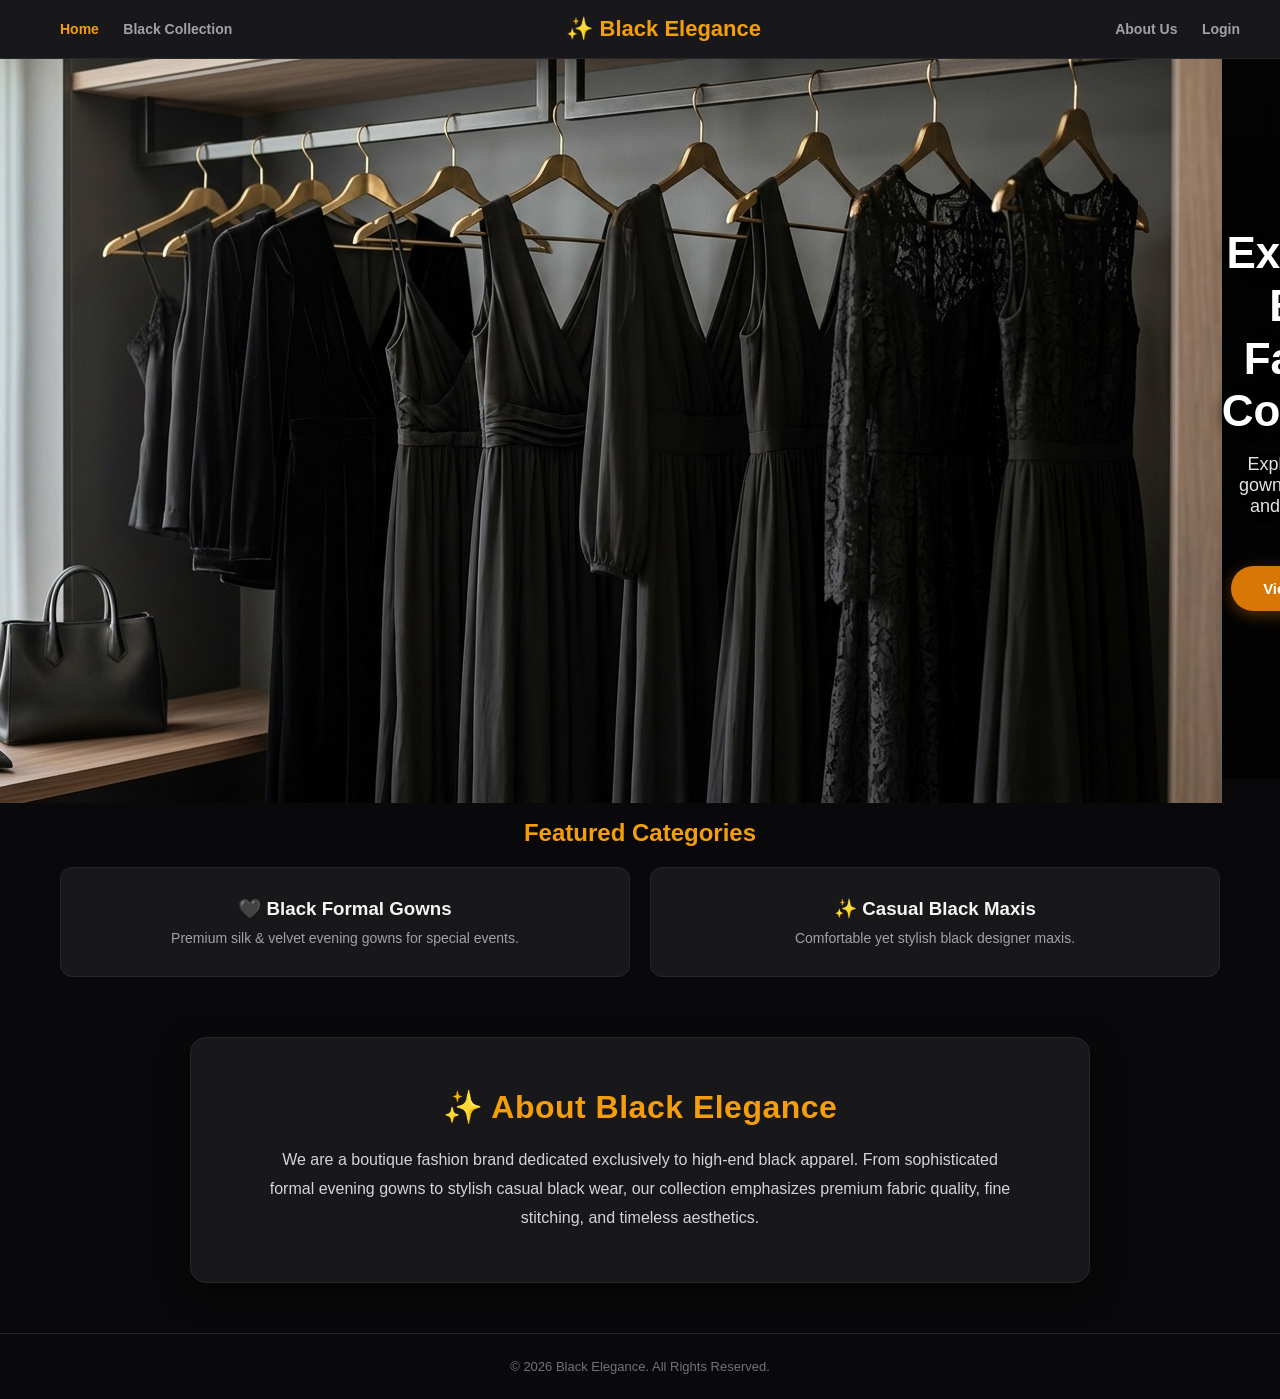
<file: index.html>
<!DOCTYPE html>
<html lang="en">
<head>
    <meta charset="UTF-8">
    <meta name="viewport" content="width=device-width, initial-scale=1.0">
    <title>Black Elegance - Luxury Black Dresses</title>
    <link rel="stylesheet" href="style.css">
</head>
<body>

    <header>
        <nav class="nav-left">
            <a href="index.html" class="active">Home</a>
            <a href="shop.html">Black Collection</a>
        </nav>

        <div class="logo">
            ✨ Black Elegance
        </div>

        <nav class="nav-right">
            <a href="#about-us">About Us</a>
            <a href="login.html" id="nav-login-btn">Login</a>
        </nav>
    </header>

 <section class="hero">
    <img src="hero.jpg" alt="Black Collection Hero" class="hero-bg-img">
    <div class="hero-content">
        <h1>Exclusive Black Fashion Collection</h1>
        <p>Explore luxury black gowns, elegant maxis, and chic party wear dresses.</p>
        <a href="shop.html" class="btn-primary">View Collection →</a>
    </div>
</section>

    <div class="container" style="text-align: center;">
        <h2 style="margin-bottom: 20px; color: #f59e0b;">Featured Categories</h2>
        <div style="display: grid; grid-template-columns: repeat(auto-fit, minmax(280px, 1fr)); gap: 20px;">
            <div style="background: #18181b; padding: 30px; border-radius: 12px; border: 1px solid #27272a;">
                <h3>🖤 Black Formal Gowns</h3>
                <p style="color: #a1a1aa; font-size: 14px; margin-top: 10px;">Premium silk & velvet evening gowns for special events.</p>
            </div>
            <div style="background: #18181b; padding: 30px; border-radius: 12px; border: 1px solid #27272a;">
                <h3>✨ Casual Black Maxis</h3>
                <p style="color: #a1a1aa; font-size: 14px; margin-top: 10px;">Comfortable yet stylish black designer maxis.</p>
            </div>
        </div>
    </div>

    <div class="container">
    <!-- Integrated About Us Card -->
    <section id="about-us" class="about-section">
        <div class="about-content">
            <h2>✨ About Black Elegance</h2>
            <p>
                We are a boutique fashion brand dedicated exclusively to high-end black apparel. From sophisticated formal evening gowns to stylish casual black wear, our collection emphasizes premium fabric quality, fine stitching, and timeless aesthetics.
            </p>
        </div>
    </section>
</div>
    <footer>
        <p>© 2026 Black Elegance. All Rights Reserved.</p>
    </footer>

    <script src="script.js"></script>
</body>
</html>
</file>
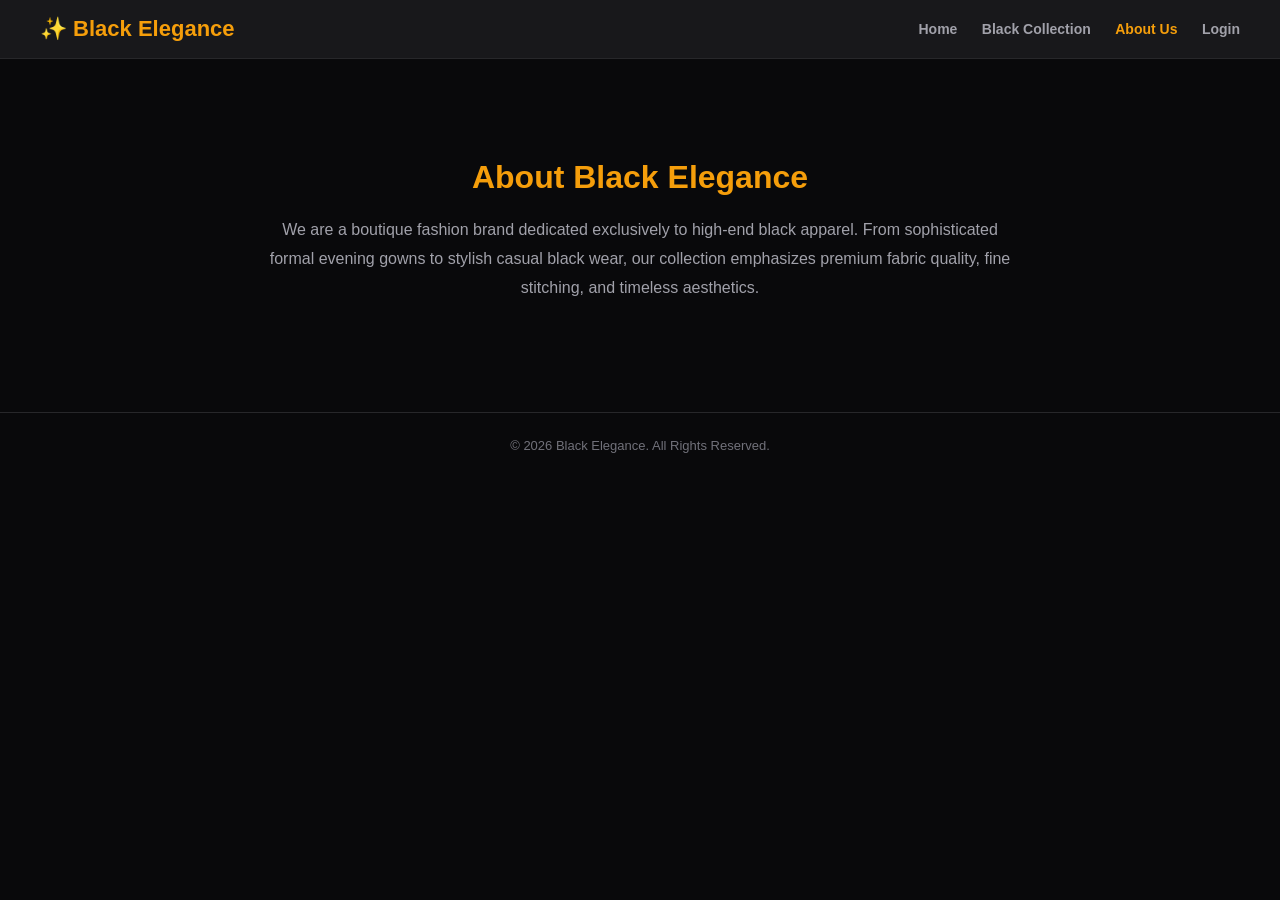
<file: about.html>
<!DOCTYPE html>
<html lang="en">
<head>
    <meta charset="UTF-8">
    <meta name="viewport" content="width=device-width, initial-scale=1.0">
    <title>About Us - Black Elegance</title>
    <link rel="stylesheet" href="style.css">
</head>
<body>

    <header>
        <div class="logo">✨ Black Elegance</div>
        <nav>
            <a href="index.html">Home</a>
            <a href="shop.html">Black Collection</a>
            <a href="about.html" class="active">About Us</a>
            <a href="login.html" id="nav-login-btn">Login</a>
        </nav>
    </header>

    <div class="container" style="max-width: 800px; text-align: center; padding: 60px 20px;">
        <h1 style="color: #f59e0b; margin-bottom: 20px;">About Black Elegance</h1>
        <p style="color: #a1a1aa; line-height: 1.8; font-size: 16px;">
            We are a boutique fashion brand dedicated exclusively to high-end black apparel. From sophisticated formal evening gowns to stylish casual black wear, our collection emphasizes premium fabric quality, fine stitching, and timeless aesthetics.
        </p>
    </div>

    <footer>
        <p>© 2026 Black Elegance. All Rights Reserved.</p>
    </footer>

    <script src="script.js"></script>
</body>
</html>
</file>
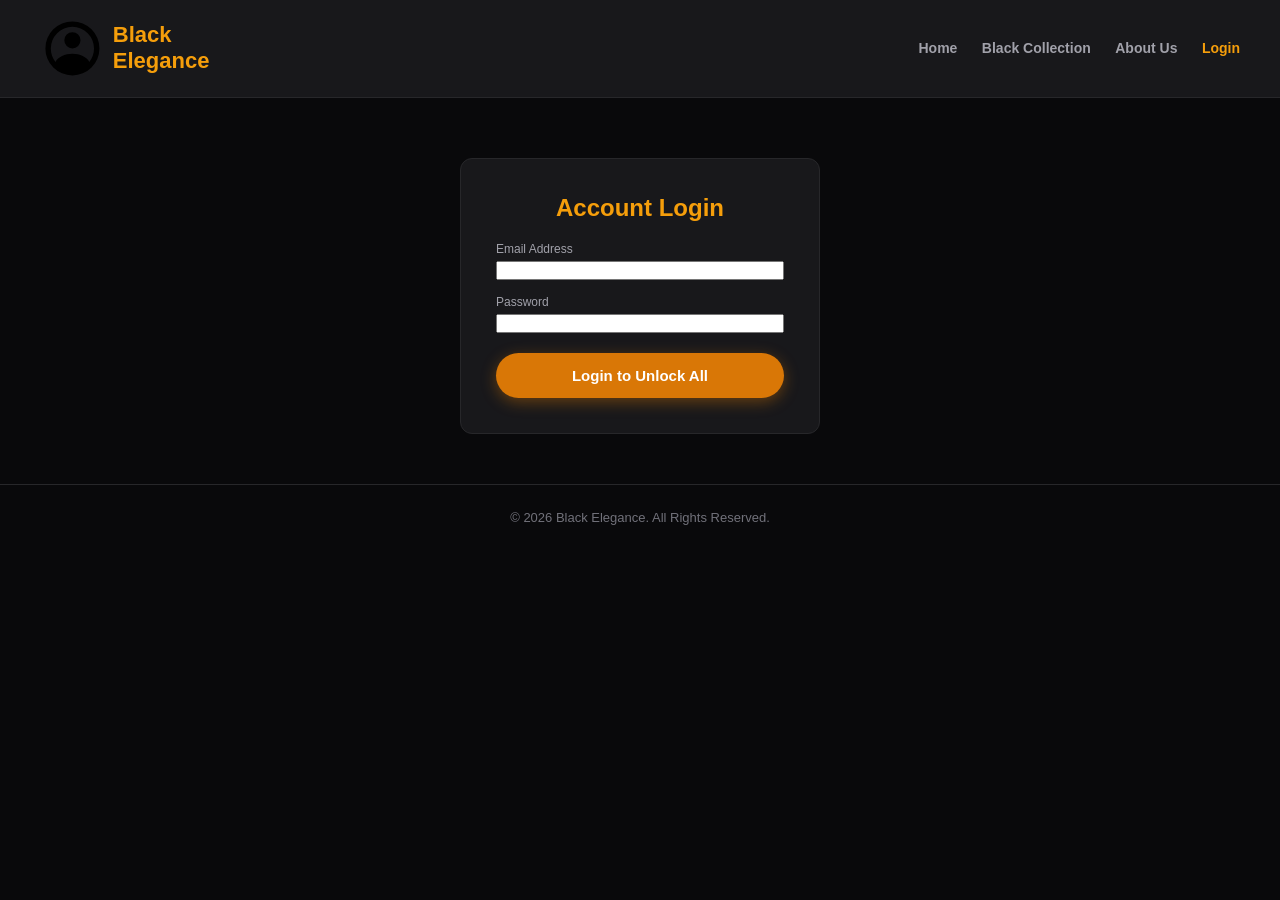
<file: login.html>
<!DOCTYPE html>
<html lang="en">
<head>
    <meta charset="UTF-8">
    <meta name="viewport" content="width=device-width, initial-scale=1.0">
    <title>Login - Black Elegance</title>
    <link rel="stylesheet" href="style.css">
</head>
<body>

    <header>
        <div class="logo">
            <svg class="girl-icon" viewBox="0 0 24 24">
                <path d="M12,2A10,10 0 0,0 2,12A10,10 0 0,0 12,22A10,10 0 0,0 22,12A10,10 0 0,0 12,2M12,4A8,8 0 0,1 20,12C20,13.88 19.35,15.61 18.26,17C17.3,15.22 14.8,14 12,14C9.2,14 6.7,15.22 5.74,17C4.65,15.61 4,13.88 4,12A8,8 0 0,1 12,4M12,6A3,3 0 0,0 9,9A3,3 0 0,0 12,12A3,3 0 0,0 15,9A3,3 0 0,0 12,6Z"/>
            </svg>
            Black Elegance
        </div>
        <nav>
            <a href="index.html">Home</a>
            <a href="shop.html">Black Collection</a>
            <a href="index.html#about-us">About Us</a>
            <a href="login.html" class="active">Login</a>
        </nav>
    </header>

    <div class="container" style="max-width: 400px; margin-top: 60px;">
        <div style="background: #18181b; padding: 35px; border-radius: 12px; border: 1px solid #27272a;">
            <h2 style="color: #f59e0b; margin-bottom: 20px; text-align: center;">Account Login</h2>
            <form onsubmit="handleLogin(event)">
                <div style="margin-bottom: 15px;">
                    <label style="display: block; font-size: 12px; margin-bottom: 5px; color: #a1a1aa;">Email Address</label>
                    <input type="email" required style="width: 100%;">
                </div>
                <div style="margin-bottom: 20px;">
                    <label style="display: block; font-size: 12px; margin-bottom: 5px; color: #a1a1aa;">Password</label>
                    <input type="password" required style="width: 100%;">
                </div>
                <button type="submit" class="btn-primary" style="width: 100%;">Login to Unlock All</button>
            </form>
        </div>
    </div>

    <footer>
        <p>© 2026 Black Elegance. All Rights Reserved.</p>
    </footer>

    <script src="script.js"></script>
    <script>
        function handleLogin(e) {
            e.preventDefault();
            localStorage.setItem('isLoggedIn', 'true');
            alert('Login successful! You can now view all items.');
            window.location.href = 'shop.html';
        }
    </script>
</body>
</html>
</file>
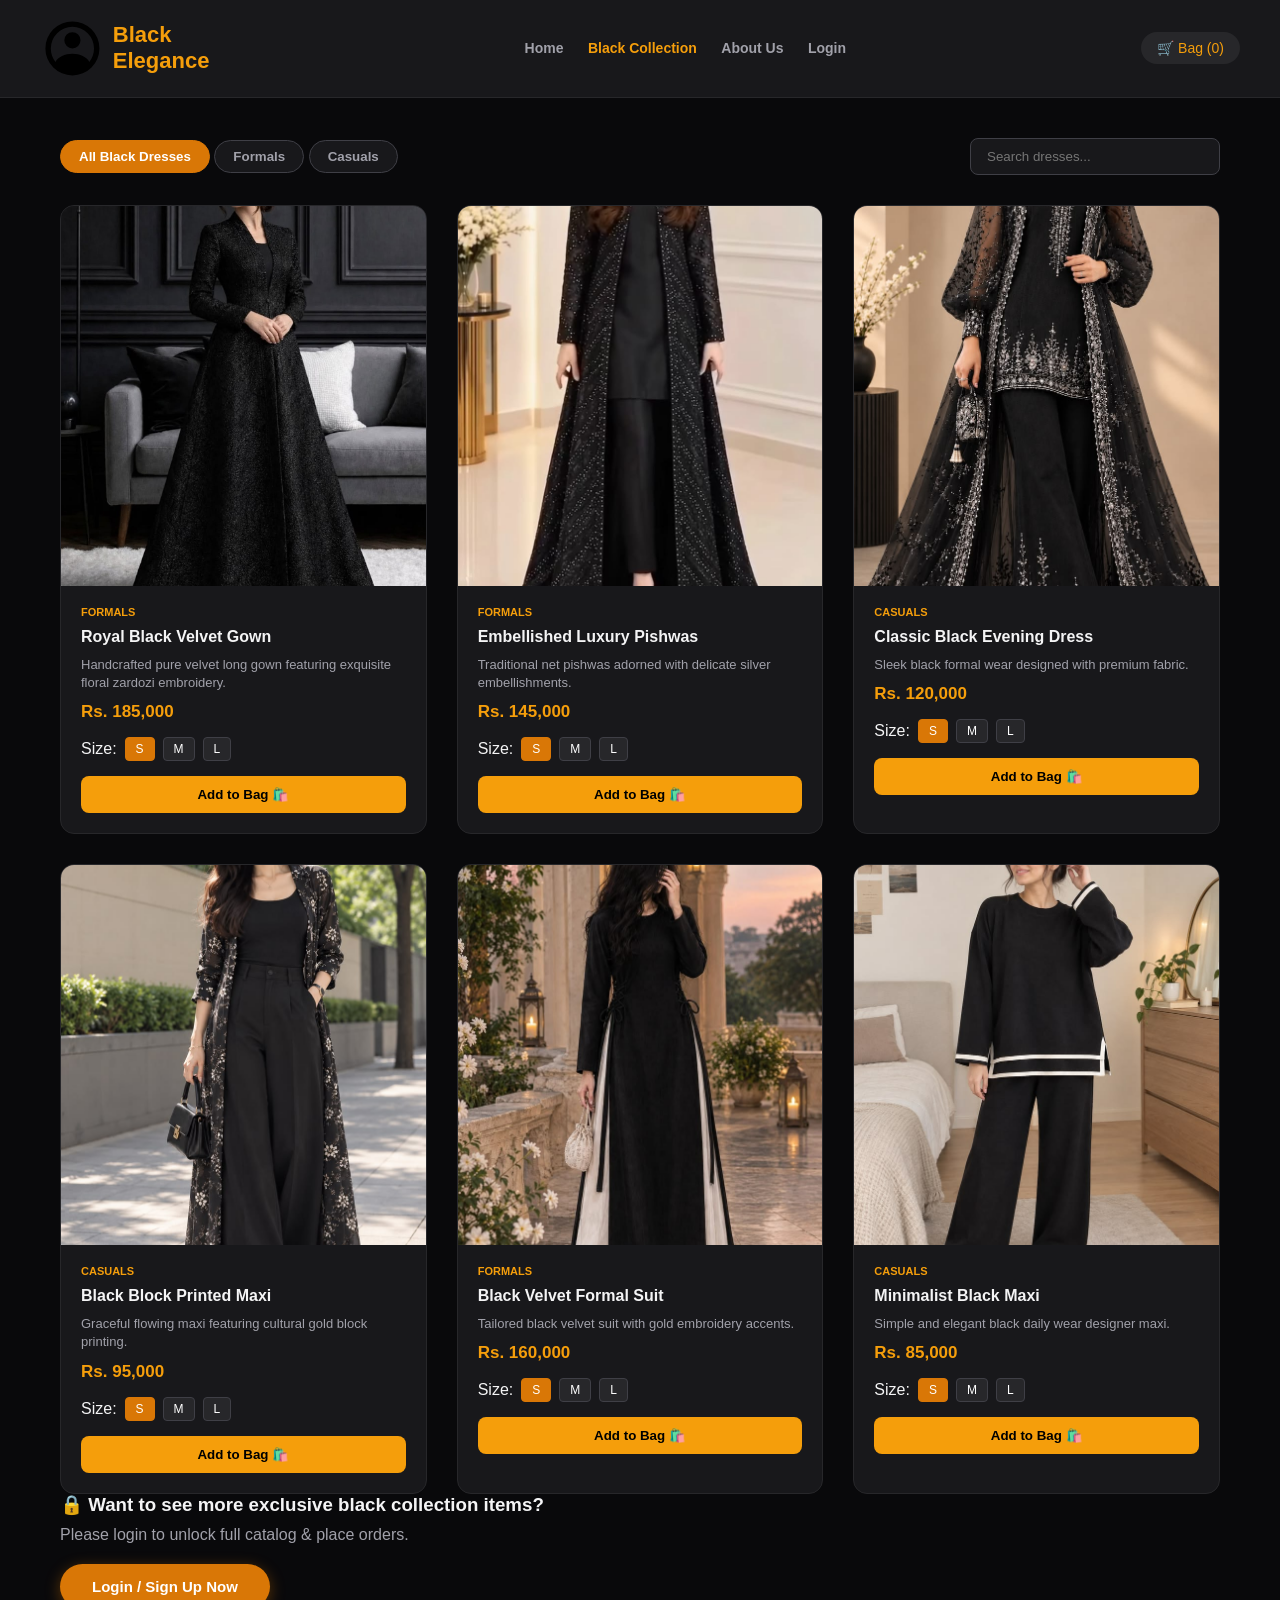
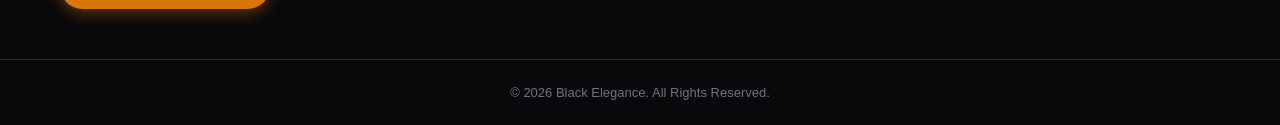
<file: shop.html>
<!DOCTYPE html>
<html lang="en">
<head>
    <meta charset="UTF-8">
    <meta name="viewport" content="width=device-width, initial-scale=1.0">
    <title>Shop Black Collection - Black Elegance</title>
    <link rel="stylesheet" href="style.css">
</head>
<body>

    <header>
        <div class="logo">
            <svg class="girl-icon" viewBox="0 0 24 24">
                <path d="M12,2A10,10 0 0,0 2,12A10,10 0 0,0 12,22A10,10 0 0,0 22,12A10,10 0 0,0 12,2M12,4A8,8 0 0,1 20,12C20,13.88 19.35,15.61 18.26,17C17.3,15.22 14.8,14 12,14C9.2,14 6.7,15.22 5.74,17C4.65,15.61 4,13.88 4,12A8,8 0 0,1 12,4M12,6A3,3 0 0,0 9,9A3,3 0 0,0 12,12A3,3 0 0,0 15,9A3,3 0 0,0 12,6Z"/>
            </svg>
            Black Elegance
        </div>
        <nav>
            <a href="index.html">Home</a>
            <a href="shop.html" class="active">Black Collection</a>
            <a href="index.html#about-us">About Us</a>
            <a href="login.html" id="nav-login-btn">Login</a>
        </nav>
        <div id="cart-badge" onclick="toggleCartModal()" style="background: #27272a; padding: 8px 16px; border-radius: 20px; font-size: 14px; cursor: pointer; color: #f59e0b;">
            🛒 Bag (<span id="cart-count">0</span>)
        </div>
    </header>

    <div class="container">
        <div class="controls">
            <div id="category-filters">
                <button class="filter-btn active" onclick="filterCategory('All', this)">All Black Dresses</button>
                <button class="filter-btn" onclick="filterCategory('Formals', this)">Formals</button>
                <button class="filter-btn" onclick="filterCategory('Casuals', this)">Casuals</button>
            </div>
            <input type="text" id="search-input" placeholder="Search dresses..." onkeyup="searchProducts()">
        </div>

        <div class="product-grid" id="product-grid"></div>

        <!-- Login Prompt Banner for Guest Users -->
        <div id="login-banner" class="login-banner">
            <h3>🔒 Want to see more exclusive black collection items?</h3>
            <p style="color: #a1a1aa; margin: 10px 0;">Please login to unlock full catalog & place orders.</p>
            <a href="login.html" class="btn-primary" style="display: inline-block; margin-top: 10px;">Login / Sign Up Now</a>
        </div>
    </div>

    <!-- Cart Modal -->
    <div id="cart-modal" class="modal-overlay">
        <div class="modal-content">
            <div style="display: flex; justify-content: space-between; align-items: center; margin-bottom: 20px;">
                <h2>Shopping Bag 🛍️</h2>
                <button onclick="toggleCartModal()" style="background: none; border: none; font-size: 20px; color: #fff; cursor: pointer;">✕</button>
            </div>
            <div id="cart-items-container"></div>
            <div style="margin-top: 20px; display: flex; justify-content: space-between; align-items: center;">
                <h3 id="cart-total-price" style="color: #f59e0b;">Total: Rs. 0</h3>
                <button onclick="alert('Order Placed Successfully!')" class="btn-primary">Checkout</button>
            </div>
        </div>
    </div>

    <footer>
        <p>© 2026 Black Elegance. All Rights Reserved.</p>
    </footer>

    <script src="script.js"></script>
</body>
</html>
</file>
<file: style.css>
* {
    margin: 0;
    padding: 0;
    box-sizing: border-box;
    font-family: 'Segoe UI', Tahoma, Geneva, Verdana, sans-serif;
}

body {
    background: #09090b;
    color: #f4f4f5;
}

/* Header Styling */
header {
    background: #18181b;
    border-bottom: 1px solid #27272a;
    padding: 16px 40px;
    display: flex;
    justify-content: space-between;
    align-items: center;
    position: sticky;
    top: 0;
    z-index: 100;
}

.logo {
    font-size: 22px;
    font-weight: 800;
    color: #f59e0b;
    display: flex;
    align-items: center;
    gap: 8px;
}

nav a {
    text-decoration: none;
    color: #a1a1aa;
    font-weight: 600;
    font-size: 14px;
    margin-left: 20px;
    transition: color 0.2s;
}

nav a:hover, nav a.active {
    color: #f59e0b;
}
/* Hero Section with Direct High-Quality Online Closet Image */
.hero {
    position: relative;
    width: 100%;
    height: 80vh;
    background: linear-gradient(rgba(0, 0, 0, 0.65), rgba(0, 0, 0, 0.75)), 
                url('https://images.unsplash.com/photo-1558769132-cb1aea458c5e?q=80&w=1600&auto=format&fit=crop') center/cover no-repeat;
    display: flex;
    align-items: center;
    justify-content: center;
    text-align: center;
    color: #ffffff;
    padding: 80px 20px;
}

.hero-content {
    max-width: 800px;
    margin: 0 auto;
    z-index: 2;
    display: flex;
    flex-direction: column;
    align-items: center;
    justify-content: center;
}

.hero-content h1 {
    font-size: 44px;
    font-weight: 800;
    color: #ffffff !important;
    margin-bottom: 16px;
    line-height: 1.2;
    text-shadow: 0 4px 15px rgba(0, 0, 0, 0.9);
}

.hero-content p {
    color: #e4e4e7 !important;
    margin-bottom: 28px;
    font-size: 18px;
    text-shadow: 0 2px 10px rgba(0, 0, 0, 0.9);
}

.btn-primary {
    background: #d97706;
    color: #ffffff !important;
    padding: 14px 32px;
    border-radius: 30px;
    text-decoration: none;
    font-weight: 700;
    font-size: 15px;
    border: none;
    cursor: pointer;
    display: inline-block;
    transition: background 0.3s ease;
    box-shadow: 0 4px 15px rgba(217, 119, 6, 0.4);
}

.btn-primary:hover {
    background: #b45309;
}
/* Layout Container */
.container {
    max-width: 1200px;
    margin: 40px auto;
    padding: 0 20px;
}

.controls {
    display: flex;
    justify-content: space-between;
    align-items: center;
    margin-bottom: 30px;
    flex-wrap: wrap;
    gap: 15px;
}

.filter-btn {
    padding: 8px 18px;
    border-radius: 20px;
    border: 1px solid #3f3f46;
    background: #18181b;
    color: #a1a1aa;
    cursor: pointer;
    font-weight: 600;
}

.filter-btn.active, .filter-btn:hover {
    background: #d97706;
    color: #fff;
    border-color: #d97706;
}

input[type="text"] {
    padding: 10px 16px;
    border-radius: 8px;
    border: 1px solid #3f3f46;
    background: #18181b;
    color: #fff;
    outline: none;
    width: 250px;
}

/* Perfect Product Grid */
.product-grid {
    display: grid;
    grid-template-columns: repeat(auto-fill, minmax(280px, 1fr));
    gap: 30px;
    width: 100%;
}

/* Product Card Fixes */
.product-card {
    background: #18181b;
    border-radius: 14px;
    overflow: hidden;
    border: 1px solid #27272a;
    display: flex;
    flex-direction: column;
    transition: transform 0.3s ease;
    width: 100%;
}

.product-card:hover {
    transform: translateY(-5px);
}

/* Fixed Image Box Constraint */
.image-container {
    width: 100%;
    height: 380px;
    position: relative;
    overflow: hidden;
    background: #27272a;
}

.image-container img {
    width: 100% !important;
    height: 100% !important;
    object-fit: cover !important;
    position: absolute;
    top: 0;
    left: 0;
    transition: opacity 0.4s ease;
}

.image-container img.hover-img {
    opacity: 0;
}

.product-card:hover .image-container img.primary-img {
    opacity: 0;
}

.product-card:hover .image-container img.hover-img {
    opacity: 1;
}

/* Details inside Product Card */
.product-info {
    padding: 20px;
    display: flex;
    flex-direction: column;
    gap: 10px;
}

.product-info h3 {
    font-size: 16px;
    font-weight: 700;
    color: #f4f4f5;
}

.product-desc {
    font-size: 13px;
    color: #a1a1aa;
    line-height: 1.4;
}

.price-tag {
    font-size: 17px;
    font-weight: 800;
    color: #f59e0b;
}

.size-selector {
    display: flex;
    gap: 8px;
    align-items: center;
    margin: 5px 0;
}

.size-btn {
    padding: 4px 10px;
    border: 1px solid #3f3f46;
    background: #27272a;
    color: #fff;
    border-radius: 4px;
    cursor: pointer;
    font-size: 12px;
}

.size-btn.selected {
    background: #d97706;
    border-color: #d97706;
}

.btn-cart {
    background: #f59e0b;
    color: #000;
    border: none;
    padding: 11px;
    border-radius: 8px;
    font-weight: 700;
    cursor: pointer;
    width: 100%;
}

.btn-cart:hover {
    background: #d97706;
    color: #fff;
}

/* Modal Overlay Styles */
.modal-overlay {
    position: fixed;
    top: 0;
    left: 0;
    width: 100%;
    height: 100%;
    background: rgba(0,0,0,0.8);
    display: none;
    justify-content: center;
    align-items: center;
    z-index: 1000;
}

.modal-content {
    background: #18181b;
    padding: 30px;
    border-radius: 12px;
    width: 90%;
    max-width: 500px;
    border: 1px solid #27272a;
}

.cart-item-row {
    display: flex;
    gap: 15px;
    align-items: center;
    margin-bottom: 12px;
    border-bottom: 1px solid #27272a;
    padding-bottom: 12px;
}

.cart-item-row img {
    width: 60px;
    height: 60px;
    object-fit: cover;
    border-radius: 6px;
}

footer {
    text-align: center;
    padding: 25px;
    border-top: 1px solid #27272a;
    color: #71717a;
    font-size: 13px;
    margin-top: 50px;
}
/* Centered Luxury About Us Section */
.about-section {
    background: #18181b;
    border: 1px solid #27272a;
    border-radius: 16px;
    padding: 50px 30px;
    margin: 60px auto 40px auto;
    max-width: 900px;
    text-align: center;
    box-shadow: 0 10px 30px rgba(0, 0, 0, 0.5);
}

.about-content h2 {
    color: #f59e0b;
    font-size: 32px;
    font-weight: 800;
    margin-bottom: 20px;
    letter-spacing: 0.5px;
}

.about-content p {
    color: #d4d4d8;
    line-height: 1.8;
    font-size: 16px;
    max-width: 750px;
    margin: 0 auto;
}
</file>
